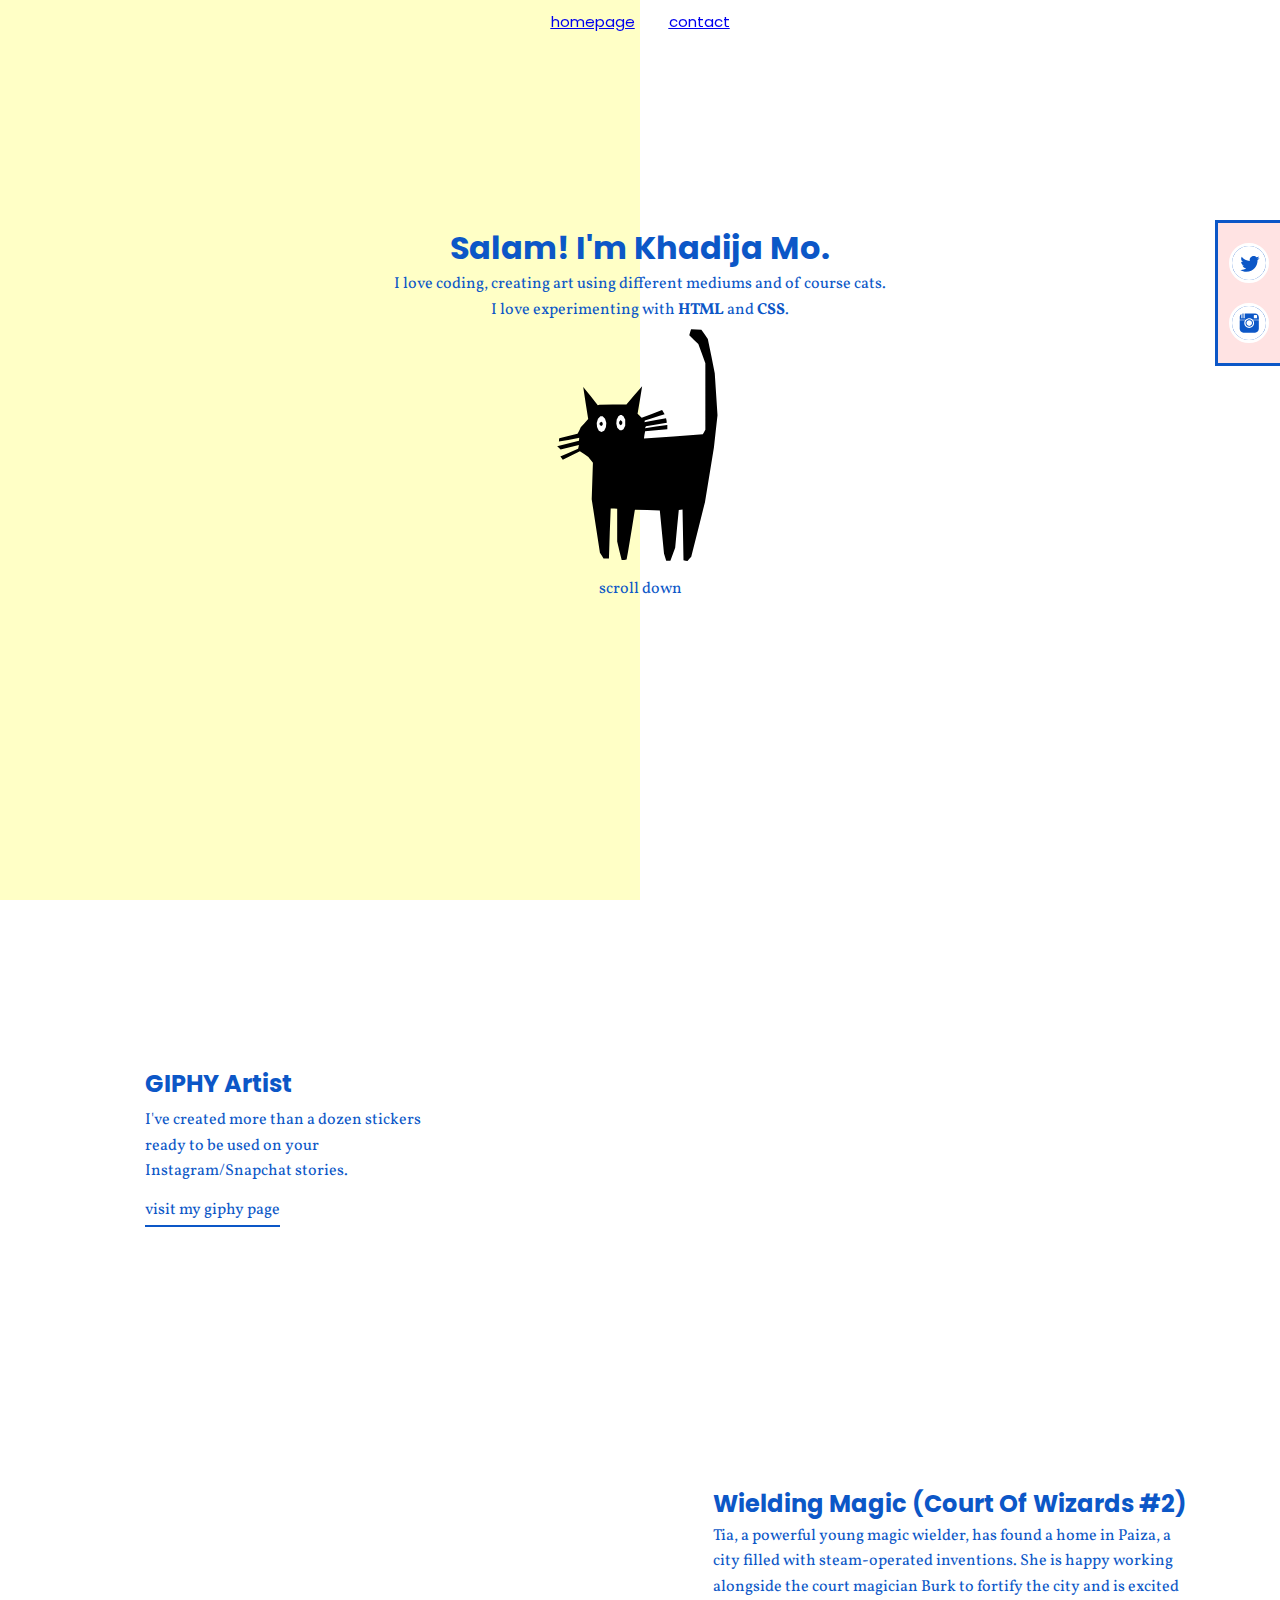
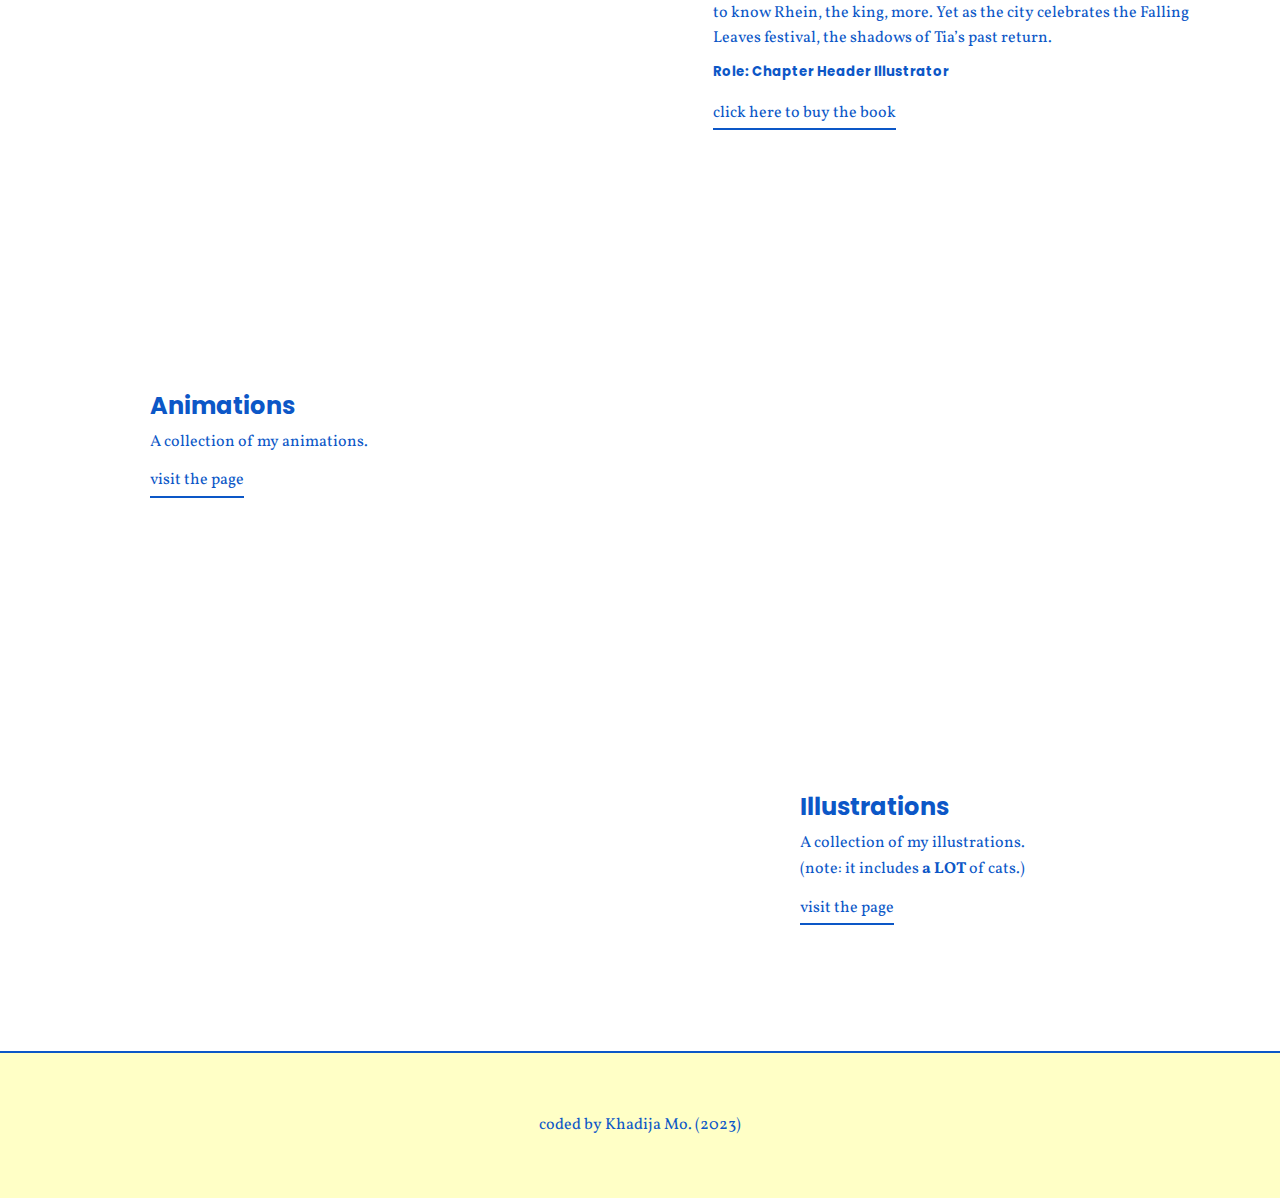
<file: index.html>
<!DOCTYPE html>
<html lang="en" dir="ltr">
  <head>
    <meta charset="utf-8">
    <title>Khadija Mo.</title>
    <link rel="stylesheet" href="styles.css">
    <link rel="stylesheet" href="bootstrap-grid.css">
    <link href="https://fonts.googleapis.com/css2?family=Poppins:wght@900&family=Vollkorn&display=swap" rel="stylesheet">


    <link rel="preconnect" href="https://fonts.googleapis.com">
<link rel="preconnect" href="https://fonts.gstatic.com" crossorigin>
<link href="https://fonts.googleapis.com/css2?family=Nanum+Gothic+Coding&display=swap" rel="stylesheet">

  </head>
  <body>

    <div class="writing-mode">
    <a href="http://twitter.com/khadijamostudio" target="_blank">
        <div class="social-icon"><img src="twitter.svg" /></div>
    </a>
    <a href="https://www.instagram.com/khadijamo.studio/" target="_blank">
        <div class="social-icon"><img src="instagram.svg" /></div>
    </a>
</div>

    <nav>
      <ul>
        <li><a href="index.html">homepage</a></li>
      <li><a href="contact.html">contact</a></li>
      </ul>
    </nav>

    <header id="start">

      <section class="intro">
        <h1>Salam! I'm Khadija Mo.</h1>
        <p>I love coding, creating art using different mediums and of course cats.</p>
        <p class="html-css">I love experimenting with <strong>HTML</strong> and <strong>CSS</strong>.</p>

        <svg class="cat"
                             xmlns:dc="http://purl.org/dc/elements/1.1/"
                             xmlns:cc="http://creativecommons.org/ns#"
                             xmlns:rdf="http://www.w3.org/1999/02/22-rdf-syntax-ns#"
                             xmlns:svg="http://www.w3.org/2000/svg"
                             xmlns="http://www.w3.org/2000/svg"
                             xmlns:sodipodi="http://sodipodi.sourceforge.net/DTD/sodipodi-0.dtd"
                             xmlns:inkscape="http://www.inkscape.org/namespaces/inkscape"
                             version="1.1"
                             id="Layer_1"
                             x="0px"
                             y="0px"
                             width="495"
                             height="638"
                             viewBox="0 0 495.0000000000003 637.999999999999"
                             enable-background="new 0 0 578 462"
                             xml:space="preserve"
                             inkscape:version="0.91 r13725"
                             sodipodi:docname="Cat-1.svg"><metadata
                             id="metadata8"><rdf:RDF><cc:Work
                            rdf:about=""><dc:format>image/svg+xml</dc:format><dc:type
                            rdf:resource="http://purl.org/dc/dcmitype/StillImage" /><dc:date>2016</dc:date><dc:creator><cc:Agent><dc:title>Lazur</dc:title></cc:Agent></dc:creator><dc:description>Original raster images of this series were uploaded by NicholasJudy456 to openclipart embedded in svg-s (416 in total).  This is one of the refixes upon request by the original author.</dc:description><dc:contributor><cc:Agent><dc:title /></cc:Agent></dc:contributor><dc:title></dc:title></cc:Work></rdf:RDF></metadata><defs
                               id="defs6" /><sodipodi:namedview
                               pagecolor="#ffffff"
                               bordercolor="#666666"
                               borderopacity="1"
                               objecttolerance="10"
                               gridtolerance="10"
                               guidetolerance="10"
                               inkscape:pageopacity="0"
                               inkscape:pageshadow="2"
                               inkscape:window-width="1366"
                               inkscape:window-height="705"
                               id="namedview4"
                               showgrid="false"
                               borderlayer="true"
                               inkscape:showpageshadow="false"
                               inkscape:zoom="0.8699059561128527"
                               inkscape:cx="247.5"
                               inkscape:cy="319"
                               inkscape:window-x="-8"
                               inkscape:window-y="-8"
                               inkscape:window-maximized="1"
                               inkscape:current-layer="Layer_1"
                               fit-margin-top="0"
                               fit-margin-left="0"
                               fit-margin-right="0"
                               fit-margin-bottom="0"
                               showguides="true"
                               inkscape:guide-bbox="true"
                               showborder="true" /><path
                               inkscape:connector-curvature="0"
                               id="path6132"
                               d="m 318.4535258062532,607 -5.3324965853781,0 -2.6208631112749,-8.75 -3.0426750823977,-10.25 -5.4057247953533,-55.3827399628582 -5.26783952804,-54.1415309995373 -31.927988841035,-0.9878345112937 -31.6440621372257,-0.7290434746147 -0.5898099100781,2.8705744741519 -6.6898594390269,42.370574474152 -10.0161279526962,60.3925175843012 -3.9160784237473,21.1518131025699 -6.0613583751467,0.9627907072201 -6.4976502198734,0.2672033442223 -5.9386416248533,-23.7643624787413 -5.5023497801266,-23.3280706340131 0,-41.7368649193761 0,-41.7368649193758 -8.0574961970577,-0.7132513630125 -8.4788272434084,-0.2919203166616 -2.4380906176967,62.8591704696083 -2.0211727565917,63.6878394232588 -0.00441318525,1.25 -6.928960366627,0 -6.928960366627,0 -4.590356707527,-7.3649258641348 -4.5903567075271,-7.3649258641343 -10.4993421139332,-68.3850741358657 -10.4993421139333,-68.3850741358651 1.553467877066,-46.3599725784507 1.5534678770659,-46.3599725784506 -2.4213089138407,-3.1400274215494 -5.7994534577286,-7.3748212875898 -3.3781445438879,-4.2347938660403 -10.8433276033759,-7.4655278210726 -10.84332760337598,-7.4655278210726 -21.82644996685403,10.9218574971836 -21.82644996685401,10.9218574971837 -3.07247837989825,-4.177921882768 -3.07247837989825,-4.1779218827679 1.25690071887812,-0.6953433847179 22.25690071887809,-9.3710265146412 21.66773339158489,-9.348270542585 1.34977507072297,-5.3307711137214 0.68204167913808,-4.6581837010602 -23.34977507072297,5.8682563705775 -23.34977507072293,5.8682563705777 -4.34249851843704,-4.3157290826913 -4.34249851843707,-4.3157290826913 27.84249851843707,-6.9474231545477 27.84249851843702,-6.9474231545478 0.31243528012395,-3.7316427182933 0.31243528012392,-3.7316427182934 -2.31243528012392,0.5535605242026 -25.73638491011567,5.027439322697 -23.7831653054481,4.1146631230223 0.28705312719461,-4.4007587413675 0.64626880265098,-4.0415430658954 23.13689650279711,-5.7235928683833 23.13689650279712,-5.7235928683834 1.15518932255817,-1.1183654269311 4.25245990078389,-8.4788553336258 3.09727057822572,-7.3604899066947 9.49828096048449,-10.2571121325585 9.4982809604845,-10.2571121325585 -6.5113603725425,-40.7884451161469 -6.1605220448291,-41.1392834438451 18.7606195112741,23.1885977408073 18.4097811835608,23.5394360685054 2,-0.712646569418 2,-0.7126465694181 34.5543689044314,-0.3779213137332 34.5543689044313,-0.3779213137334 19.8643593171628,-23.439921147319 20.1734642322222,-23.1308162322771 -5.6572957349332,35.2479384450632 -5.9664006499927,34.9388335300212 5.2506016231943,5.2511645446389 5.2506016231944,5.2511645446388 25.9476800115882,-9.9914504231994 25.9476800115882,-9.9914504231995 0.6573392576404,0.7402858785607 3.3368201584041,5.4075481688499 2.6794809007637,4.6672622902892 -12.7965342798475,4.0043805651305 -25.2965342798475,7.9072902554006 -12.5,3.9029096902701 -0.3244978245058,2.2131972462422 -0.3244978245057,2.2131972462421 2.3244978245057,-0.5302434162149 27.2463636094958,-5.0325506736134 25.2429377266927,-4.1812353156865 1.3329448395181,5.6566569238349 0.6688612528077,5.6785966271408 -26.6666096040083,4.333276270675 -26.5263442973206,4.2451323128287 -1.4192213223872,2.5905140519431 -0.8854546821797,2.6348404248053 27.8310203018874,-4.0564204803711 28.25,-4.3848404248053 0.75,-0.029225884401 0,5.5 0,5.5 -0.75,0.010679767461 -28.1349414513941,2.4682747847215 -27.7752968445316,2.8479504104101 -1.8230011610843,9.2404492694632 -1.1748098217273,9.107929822541 75.1254444493455,-5.2095592243805 75.0768112402859,-5.7165600004116 3.3324981631328,-5.8300216533091 3.1232954259731,-5.5808568235052 0,-84.9632354770346 0,-84.9632354770347 -8.9806859046567,-24.45590769946021 -8.9806859046569,-24.45590769946021 -11.5317286643673,-11 -11.5317286643672,-11 1.9358846451064,-7.34013674276309 2.4601915831992,-7.86444368082596 0.5243069380929,-0.52430693806286 12.9796374538884,0.7219453397289 12.9796374538885,0.72194533972891 7.8225855319362,11.08094261124165 8.6236441756749,12.39494376882579 9.2389540930684,44.51396574546605 8.4378954493297,43.19996458788212 3.5203164952009,53.5475899843891 3.5203164952009,53.5475899843894 -4.5752297052857,41 -4.5752297052858,41 -11.368377855457,69.5 -11.3683778554572,69.5 -16.6128409693268,66.4999999999998 -17.5592484925796,70 -0.9464075232527,3.5 -4.7564145349468,5.3284529927604 -4.7564145349469,5.3284529927603 -5.1330690246775,-0.6917722210276 -5.1330690246775,-0.6917722210271 -0.6227010247082,-33.1366807717333 -1.2384315520473,-64.9820044100951 -0.6157305273391,-31.8453236383628 -4.6284994232752,0.6888666946849 -4.9223288116355,0.9724863600557 -4.7519228776763,48.1564569436776 -4.4580934893162,47.8728372783071 -5.635614865361,15.5 -6.1050659265079,16.75 -0.4694510611468,1.25 z"
                               style="fill:#000000"
                               sodipodi:nodetypes="ccccccccccccccccccccccccccccccccccccccccccccccccccccccccccccccccccccccccccccccccccccccccccccccccccccccccccccccccccccccccccccccccccccccccccccccccccccccc" /><path
                               inkscape:connector-curvature="0"
                               id="path6134"
                               d="m 147.7996599268842,277.9599623693448 -3.9508525481854,-1.4801668444474 -2.6511926213011,-1.4401292137922 -2.2827664311486,-4.7155661968154 -2.2827664311487,-4.7155661968154 -0.42813631157,-5.1627610703763 -0.42813631157,-5.1627610703764 1.6199521339225,-5.5724395813407 1.6199521339225,-5.5724395813404 3.0690663070204,-3.0690663070203 3.0690663070203,-3.0690663070203 2.8461538461539,0 2.8461538461539,0 3.0690663070203,3.0690663070203 3.0690663070204,3.0690663070203 1.6296956869272,5.6059562262398 1.6296956869272,5.6059562262396 -0.5541801199216,5.3694886945847 -0.5541801199215,5.3694886945848 -2.1700706987266,4.4827678784751 -2.1700706987265,4.4827678784751 -2.8479281714922,1.4727208936801 z m 49.3459109107577,-3.9599623693448 -2.4094166755472,0 -3.257219151716,-3.4536584327275 -3.2572191517159,-3.4536584327274 -1.2386796615244,-5.1633961993861 -1.2386796615244,-5.1633961993862 0.5423990544909,-5.2553411541615 0.5423990544908,-5.2553411541615 2.0720342223553,-4.0615226059199 2.0720342223554,-4.0615226059199 2.2358946987522,-1.566081607805 2.2358946987522,-1.566081607805 2.0549875131892,0 2.0549875131892,0 2.2358946987522,1.566081607805 2.2358946987523,1.566081607805 2.2193027830176,4.183918392195 2.2193027830176,4.183918392195 0,8 0,8 -2.2193027830176,4.183918392195 -2.2193027830176,4.183918392195 -2.2358946987523,1.566081607805 -2.2358946987523,1.566081607805 z"
                               style="fill:#fefefe"
                               sodipodi:nodetypes="cccccccccccccccccccccccccccccccccccccccccccccccc" /><path
                               inkscape:connector-curvature="0"
                               id="path6130"
                               d="m 167.6849003388255,322.896647553054 -4.9641701565707,-1.1062615130292 -3.7792698177452,-1.002909066083 -1.5444664865405,-2.986668849352 -1.1007427357605,-3.4303926001317 5.7418663169154,1.6446089744674 5.2981425661356,2.0883327252474 2.7123857129711,-1.1235069486996 2.7123857129713,-1.1235069486997 1.7535925172832,-3.8887734954028 1.7535925172835,-3.8887734954028 -0.6551122695681,-4.0968470698086 -0.6551122695678,-4.0968470698086 -5.4924715956488,-8.1925510981754 -5.4924715956488,-8.1925510981753 9.0710387948391,-0.8591034941602 9.4697995739239,-0.4603427150753 -2.0717855586777,8.3591034941603 -2.4705463377629,7.9603427150752 1.2241268115273,4.8313709237018 1.2241268115271,4.8313709237018 2.8022894776569,1.995406111745 2.8022894776568,1.995406111745 2.8445050970722,-0.6247581219198 2.8445050970723,-0.6247581219198 1.3720776147866,-2.5637504745341 1.3720776147866,-2.5637504745341 2.4099116967592,-0.9162467940289 2.8522436870183,-0.4739148037694 -0.7641692616167,2.777978355036 -3.6000723030576,5.543902918568 -2.3935710511816,3.2082565537914 -3.6727910394571,1.0141064894264 -3.6727910394572,1.0141064894264 -3.2414350519474,-2.4723630432178 -4.0581569593754,-2.4621922319839 -2.4906837612815,3.9958411954262 -1.6739618538538,3.9856703841925 -2.6411378073208,1.0041588045737 z m -20.601341348142,-59.896647553054 -2.4285714285714,-1.8287406715841 -1.6549875621121,-1.828740671584 0,-2.0162717663039 0,-2.0162717663037 1.8287406715841,-1.6549875621122 2.4285714285714,-1.6549875621121 2.171259328416,1.5714285714287 1.5714285714285,1.5714285714284 0,2.357142857143 0,2.3571428571427 -1.5714285714285,1.5714285714288 z m 49.9164410093165,-2 -2.4432960313509,-2.2225062434054 -1.5567039686491,-2.2225062434055 0,-2.1667097942847 0,-2.1667097942849 2,-2.3607839623097 2,-2.3607839623098 2,2.3607839623098 2,2.3607839623097 0,2.1667097942849 0,2.1667097942847 -1.5567039686491,2.2225062434055 z"
                               style="fill:#000000"
                               sodipodi:nodetypes="cccccccccccccccccccccccccccccccccccccccccccccccccccccccccccccccccc" />
                  </svg>

        <p>scroll down</p>



      </section>


      <section class="left">
      </section>

      <section class="right">
      </section>

    </header>



    <header class="stickers row">
      <a href="https://giphy.com/khadijamostudio" target="_blank">

      <div class="col-left">
        <div class="caption-stickers">
        <h2>GIPHY Artist</h2>
        <p>I've created more than a dozen stickers ready to be used on your Instagram/Snapchat stories.</p>
        <p class="link">visit my giphy page</p>
      </div>
  </div>
      </a>

      <div class="img">

      </div>

    </header>


  <header class="wielding-magic row">

    <div class="img col">

    </div>

    <a href="https://evaonlineapp.com/en/wielding-magic" target="_blank">

      <div class="col-right">
        <div class="caption-wielding-magic">

          <h2 class="one-line">Wielding Magic (Court Of Wizards #2)</h2>

        <p>Tia, a powerful young magic wielder, has found a home in Paiza, a city filled with steam-operated inventions.
          She is happy working alongside the court magician Burk to fortify the city and is excited to know Rhein, the king, more.
          Yet as the city celebrates the Falling Leaves festival, the shadows of Tia’s past return.
        </p>

        <h5>Role: Chapter Header Illustrator </h5>


          <p class="link">click here to buy the book</p>
        </div>

      </div>

    </a>
  </header>

  <header class="animation row">
    <a href="animations.html" target="_blank">

    <div class="col-left col">
      <div class="caption-animation">
      <h2>Animations</h2>
      <p>A collection of my animations.</p>
      <p class="link">visit the page</p>
    </div>
</div>
    </a>

    <div class="img">

    </div>

  </header>


  <header class="artwork row">

    <div class="img col">

    </div>

    <a href="illustrations.html" target="_blank">

      <div class="col-right col">
        <div class="caption-art">

          <h2>Illustrations</h2>

        <p> A collection of my illustrations. <br>(note: it includes <strong>a LOT</strong> of cats.)</p>


          <p class="link">visit the page</p>
        </div>

      </div>

    </a>
  </header>



<footer>coded by Khadija Mo. (2023)</footer>

  </body>
</html>
</file>
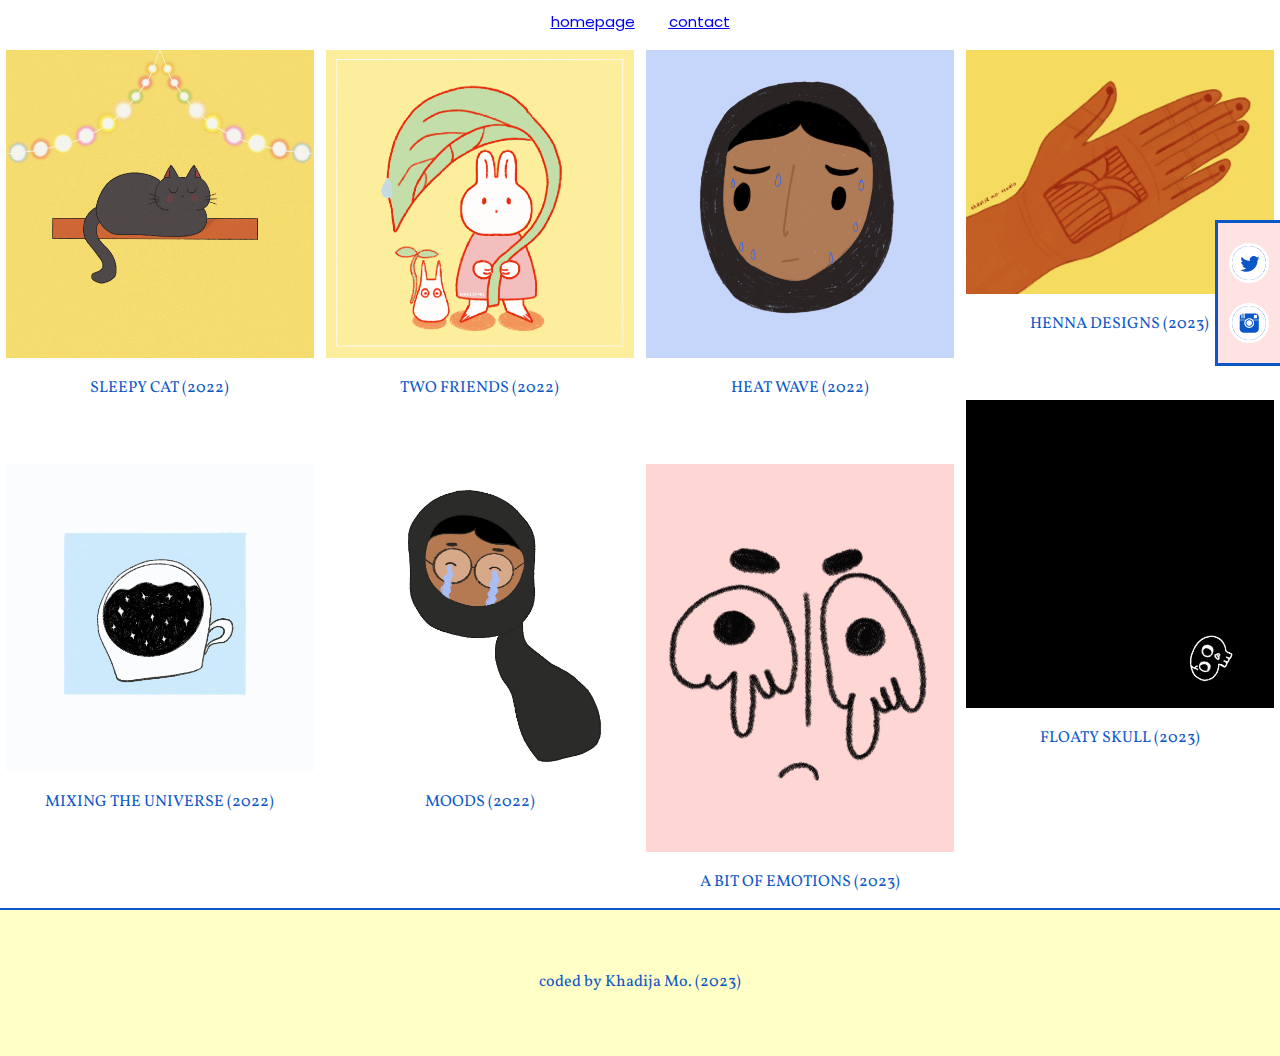
<file: animations.html>
<!DOCTYPE html>
<html>
<head>

  <meta charset="utf-8">
  <title>Animations | Khadija Mo.</title>
  <link rel="stylesheet" href="styles.css" >
  <link rel="stylesheet" href="bootstrap-grid.css" >
  <link href="https://fonts.googleapis.com/css2?family=Poppins:wght@900&family=Vollkorn&display=swap" rel="stylesheet">


  <link rel="preconnect" href="https://fonts.googleapis.com">
<link rel="preconnect" href="https://fonts.gstatic.com" crossorigin>
<link href="https://fonts.googleapis.com/css2?family=Nanum+Gothic+Coding&display=swap" rel="stylesheet">

<style>
/*div.gallery {
  border: 1px solid #ccc;
}*/

.desc {
font-family: 'Vollkorn', serif;
color:#0C57C7;
}

div.gallery {
padding-top: 50px;
}

div.gallery:hover {
  border:2px solid #0C57C7;
  background: #ffffc6;
  font-weight: bold;
}

div.gallery img {
  width: 100%;
  height: auto;

}

div.desc {
  padding: 15px;
  text-align: center;
}

* {
  box-sizing: border-box;
}

.responsive {
  padding: 0 6px;
  float: left;
  width: 24.99999%;
}

@media only screen and (max-width: 700px) {
  .responsive {
    width: 49.99999%;
    margin: 6px 0;
  }
}

@media only screen and (max-width: 500px) {
  .responsive {
    width: 100%;
  }
}

.clearfix:after {
  content: "";
  display: table;
  clear: both;
}



</style>
</head>
<body>

  <script>
    // Disable right-click on the entire page
    window.addEventListener('contextmenu', function (e) {
        e.preventDefault();
    });
</script>

  <div class="writing-mode">
  <a href="http://twitter.com/khadijamostudio" target="_blank">
      <div class="social-icon"><img src="twitter.svg" /></div>
  </a>
  <a href="https://www.instagram.com/khadijamo.studio/" target="_blank">
      <div class="social-icon"><img src="instagram.svg" /></div>
  </a>
</div>

    <nav>
      <ul>
        <li><a href="index.html">homepage</a></li>
      <li><a href="contact.html">contact</a></li>
      </ul>
    </nav>



<div class="responsive">
  <div class="gallery">
    <a target="" href="">
      <img src="cat.gif" alt="Cinque Terre" width="600" height="400">
    </a>
    <div class="desc">SLEEPY CAT (2022)</div>
  </div>


  <div class="gallery">
    <a target="" href="">
      <img src="mixing.gif" alt="Cinque Terre" width="600" height="400">
    </a>
    <div class="desc">MIXING THE UNIVERSE (2022)</div>
  </div>


</div>




<div class="responsive">
  <div class="gallery">
    <a target="" href="">
      <img src="two-friends.gif" alt="Forest" width="600" height="400">
    </a>
    <div class="desc">TWO FRIENDS (2022)</div>
  </div>

  <div class="gallery">
    <a target="" href="">
      <img src="moods.gif" alt="Cinque Terre" width="600" height="400">
    </a>
    <div class="desc">MOODS (2022)</div>
  </div>

</div>

<div class="responsive">
  <div class="gallery">
    <a target="" href="">
      <img src="heat-wave.gif" alt="Northern Lights" width="600" height="400">
    </a>
    <div class="desc">HEAT WAVE (2022)</div>
  </div>

  <div class="gallery">
    <a target="" href="">
      <img src="sad.gif" alt="Cinque Terre" width="600" height="400">
    </a>
    <div class="desc">A BIT OF EMOTIONS (2023)</div>
  </div>

</div>

<div class="responsive">
  <div class="gallery">
    <a target="" href="">
      <img src="henna.gif" alt="Mountains" width="600" height="400">
    </a>
    <div class="desc">HENNA DESIGNS (2023)</div>
  </div>

  <div class="gallery">
    <a target="" href="">
      <img src="skull.gif" alt="Cinque Terre" width="600" height="400">
    </a>
    <div class="desc">FLOATY SKULL (2023)</div>
  </div>

</div>

<div class="clearfix"></div>

<footer>coded by Khadija Mo. (2023)</footer>



</body>
</html>
</file>
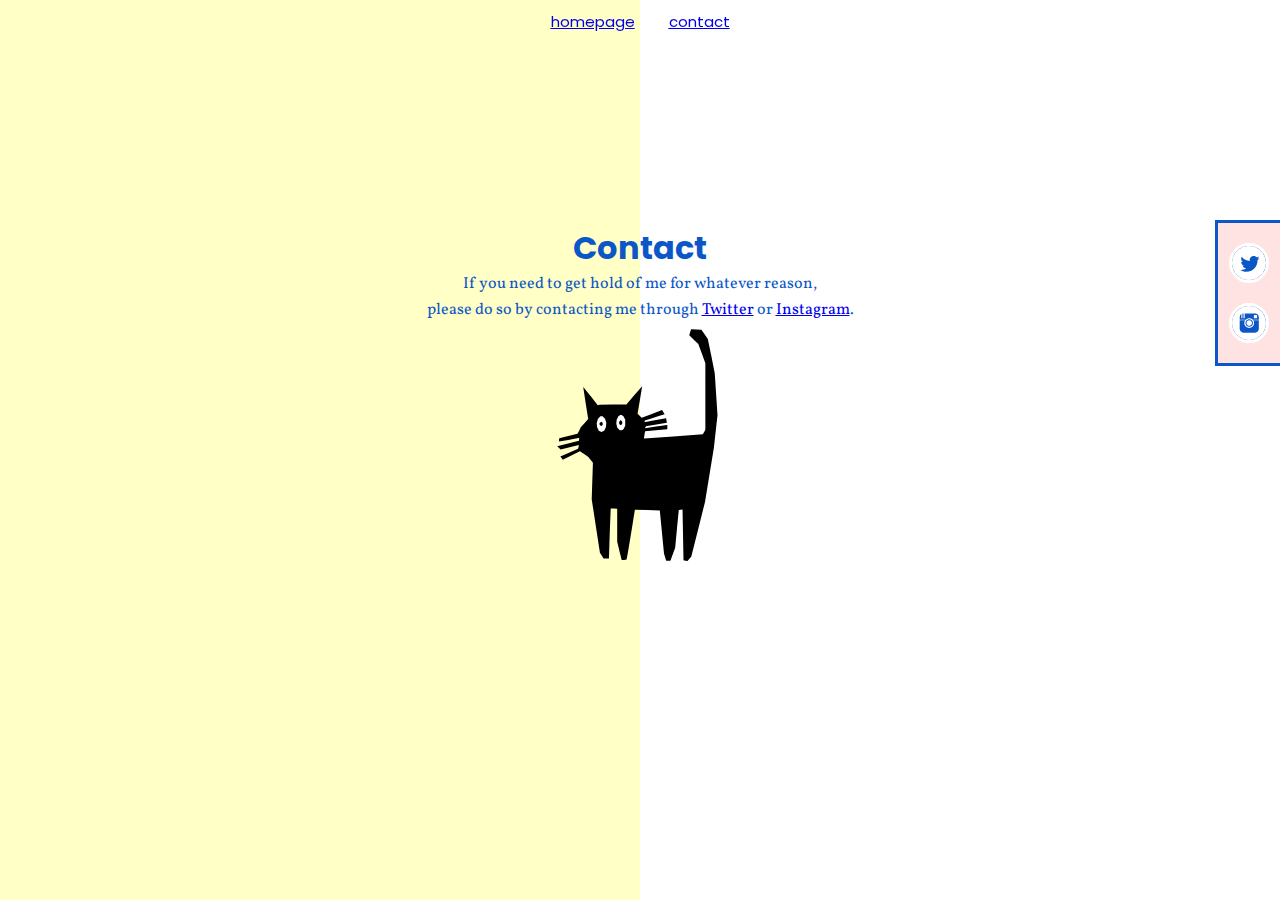
<file: contact.html>
<!DOCTYPE html>
<html lang="en" dir="ltr">
  <head>
    <meta charset="utf-8">
    <title>Contact | Khadija Mo.</title>
    <link rel="stylesheet" href="styles.css" >
    <link rel="stylesheet" href="bootstrap-grid.css" >
    <link href="https://fonts.googleapis.com/css2?family=Poppins:wght@900&family=Vollkorn&display=swap" rel="stylesheet">


    <link rel="preconnect" href="https://fonts.googleapis.com">
<link rel="preconnect" href="https://fonts.gstatic.com" crossorigin>
<link href="https://fonts.googleapis.com/css2?family=Nanum+Gothic+Coding&display=swap" rel="stylesheet">
  </head>
  <body>

    <div class="writing-mode">
    <a href="http://twitter.com/khadijamostudio" target="_blank">
        <div class="social-icon"><img src="twitter.svg" /></div>
    </a>
    <a href="https://www.instagram.com/khadijamo.studio/" target="_blank">
        <div class="social-icon"><img src="instagram.svg" /></div>
    </a>
</div>

    <nav>
      <ul>
        <li><a href="index.html">homepage</a></li>
      <li><a href="contact.html">contact</a></li>
      </ul>
    </nav>

    <header id="start">

      <section class="intro">
        <h1>Contact</h1>
        <p>If you need to get hold of me for whatever reason, <br> please do so by contacting me through <a href="http://twitter.com/khadijamostudio" target="_blank">Twitter</a> or <a href="https://www.instagram.com/khadijamo.studio/" target="_blank">Instagram</a>.</p>

        <svg class="cat"
                             xmlns:dc="http://purl.org/dc/elements/1.1/"
                             xmlns:cc="http://creativecommons.org/ns#"
                             xmlns:rdf="http://www.w3.org/1999/02/22-rdf-syntax-ns#"
                             xmlns:svg="http://www.w3.org/2000/svg"
                             xmlns="http://www.w3.org/2000/svg"
                             xmlns:sodipodi="http://sodipodi.sourceforge.net/DTD/sodipodi-0.dtd"
                             xmlns:inkscape="http://www.inkscape.org/namespaces/inkscape"
                             version="1.1"
                             id="Layer_1"
                             x="0px"
                             y="0px"
                             width="495"
                             height="638"
                             viewBox="0 0 495.0000000000003 637.999999999999"
                             enable-background="new 0 0 578 462"
                             xml:space="preserve"
                             inkscape:version="0.91 r13725"
                             sodipodi:docname="Cat-1.svg"><metadata
                             id="metadata8"><rdf:RDF><cc:Work
                            rdf:about=""><dc:format>image/svg+xml</dc:format><dc:type
                            rdf:resource="http://purl.org/dc/dcmitype/StillImage" /><dc:date>2016</dc:date><dc:creator><cc:Agent><dc:title>Lazur</dc:title></cc:Agent></dc:creator><dc:description>Original raster images of this series were uploaded by NicholasJudy456 to openclipart embedded in svg-s (416 in total).  This is one of the refixes upon request by the original author.</dc:description><dc:contributor><cc:Agent><dc:title /></cc:Agent></dc:contributor><dc:title></dc:title></cc:Work></rdf:RDF></metadata><defs
                               id="defs6" /><sodipodi:namedview
                               pagecolor="#ffffff"
                               bordercolor="#666666"
                               borderopacity="1"
                               objecttolerance="10"
                               gridtolerance="10"
                               guidetolerance="10"
                               inkscape:pageopacity="0"
                               inkscape:pageshadow="2"
                               inkscape:window-width="1366"
                               inkscape:window-height="705"
                               id="namedview4"
                               showgrid="false"
                               borderlayer="true"
                               inkscape:showpageshadow="false"
                               inkscape:zoom="0.8699059561128527"
                               inkscape:cx="247.5"
                               inkscape:cy="319"
                               inkscape:window-x="-8"
                               inkscape:window-y="-8"
                               inkscape:window-maximized="1"
                               inkscape:current-layer="Layer_1"
                               fit-margin-top="0"
                               fit-margin-left="0"
                               fit-margin-right="0"
                               fit-margin-bottom="0"
                               showguides="true"
                               inkscape:guide-bbox="true"
                               showborder="true" /><path
                               inkscape:connector-curvature="0"
                               id="path6132"
                               d="m 318.4535258062532,607 -5.3324965853781,0 -2.6208631112749,-8.75 -3.0426750823977,-10.25 -5.4057247953533,-55.3827399628582 -5.26783952804,-54.1415309995373 -31.927988841035,-0.9878345112937 -31.6440621372257,-0.7290434746147 -0.5898099100781,2.8705744741519 -6.6898594390269,42.370574474152 -10.0161279526962,60.3925175843012 -3.9160784237473,21.1518131025699 -6.0613583751467,0.9627907072201 -6.4976502198734,0.2672033442223 -5.9386416248533,-23.7643624787413 -5.5023497801266,-23.3280706340131 0,-41.7368649193761 0,-41.7368649193758 -8.0574961970577,-0.7132513630125 -8.4788272434084,-0.2919203166616 -2.4380906176967,62.8591704696083 -2.0211727565917,63.6878394232588 -0.00441318525,1.25 -6.928960366627,0 -6.928960366627,0 -4.590356707527,-7.3649258641348 -4.5903567075271,-7.3649258641343 -10.4993421139332,-68.3850741358657 -10.4993421139333,-68.3850741358651 1.553467877066,-46.3599725784507 1.5534678770659,-46.3599725784506 -2.4213089138407,-3.1400274215494 -5.7994534577286,-7.3748212875898 -3.3781445438879,-4.2347938660403 -10.8433276033759,-7.4655278210726 -10.84332760337598,-7.4655278210726 -21.82644996685403,10.9218574971836 -21.82644996685401,10.9218574971837 -3.07247837989825,-4.177921882768 -3.07247837989825,-4.1779218827679 1.25690071887812,-0.6953433847179 22.25690071887809,-9.3710265146412 21.66773339158489,-9.348270542585 1.34977507072297,-5.3307711137214 0.68204167913808,-4.6581837010602 -23.34977507072297,5.8682563705775 -23.34977507072293,5.8682563705777 -4.34249851843704,-4.3157290826913 -4.34249851843707,-4.3157290826913 27.84249851843707,-6.9474231545477 27.84249851843702,-6.9474231545478 0.31243528012395,-3.7316427182933 0.31243528012392,-3.7316427182934 -2.31243528012392,0.5535605242026 -25.73638491011567,5.027439322697 -23.7831653054481,4.1146631230223 0.28705312719461,-4.4007587413675 0.64626880265098,-4.0415430658954 23.13689650279711,-5.7235928683833 23.13689650279712,-5.7235928683834 1.15518932255817,-1.1183654269311 4.25245990078389,-8.4788553336258 3.09727057822572,-7.3604899066947 9.49828096048449,-10.2571121325585 9.4982809604845,-10.2571121325585 -6.5113603725425,-40.7884451161469 -6.1605220448291,-41.1392834438451 18.7606195112741,23.1885977408073 18.4097811835608,23.5394360685054 2,-0.712646569418 2,-0.7126465694181 34.5543689044314,-0.3779213137332 34.5543689044313,-0.3779213137334 19.8643593171628,-23.439921147319 20.1734642322222,-23.1308162322771 -5.6572957349332,35.2479384450632 -5.9664006499927,34.9388335300212 5.2506016231943,5.2511645446389 5.2506016231944,5.2511645446388 25.9476800115882,-9.9914504231994 25.9476800115882,-9.9914504231995 0.6573392576404,0.7402858785607 3.3368201584041,5.4075481688499 2.6794809007637,4.6672622902892 -12.7965342798475,4.0043805651305 -25.2965342798475,7.9072902554006 -12.5,3.9029096902701 -0.3244978245058,2.2131972462422 -0.3244978245057,2.2131972462421 2.3244978245057,-0.5302434162149 27.2463636094958,-5.0325506736134 25.2429377266927,-4.1812353156865 1.3329448395181,5.6566569238349 0.6688612528077,5.6785966271408 -26.6666096040083,4.333276270675 -26.5263442973206,4.2451323128287 -1.4192213223872,2.5905140519431 -0.8854546821797,2.6348404248053 27.8310203018874,-4.0564204803711 28.25,-4.3848404248053 0.75,-0.029225884401 0,5.5 0,5.5 -0.75,0.010679767461 -28.1349414513941,2.4682747847215 -27.7752968445316,2.8479504104101 -1.8230011610843,9.2404492694632 -1.1748098217273,9.107929822541 75.1254444493455,-5.2095592243805 75.0768112402859,-5.7165600004116 3.3324981631328,-5.8300216533091 3.1232954259731,-5.5808568235052 0,-84.9632354770346 0,-84.9632354770347 -8.9806859046567,-24.45590769946021 -8.9806859046569,-24.45590769946021 -11.5317286643673,-11 -11.5317286643672,-11 1.9358846451064,-7.34013674276309 2.4601915831992,-7.86444368082596 0.5243069380929,-0.52430693806286 12.9796374538884,0.7219453397289 12.9796374538885,0.72194533972891 7.8225855319362,11.08094261124165 8.6236441756749,12.39494376882579 9.2389540930684,44.51396574546605 8.4378954493297,43.19996458788212 3.5203164952009,53.5475899843891 3.5203164952009,53.5475899843894 -4.5752297052857,41 -4.5752297052858,41 -11.368377855457,69.5 -11.3683778554572,69.5 -16.6128409693268,66.4999999999998 -17.5592484925796,70 -0.9464075232527,3.5 -4.7564145349468,5.3284529927604 -4.7564145349469,5.3284529927603 -5.1330690246775,-0.6917722210276 -5.1330690246775,-0.6917722210271 -0.6227010247082,-33.1366807717333 -1.2384315520473,-64.9820044100951 -0.6157305273391,-31.8453236383628 -4.6284994232752,0.6888666946849 -4.9223288116355,0.9724863600557 -4.7519228776763,48.1564569436776 -4.4580934893162,47.8728372783071 -5.635614865361,15.5 -6.1050659265079,16.75 -0.4694510611468,1.25 z"
                               style="fill:#000000"
                               sodipodi:nodetypes="ccccccccccccccccccccccccccccccccccccccccccccccccccccccccccccccccccccccccccccccccccccccccccccccccccccccccccccccccccccccccccccccccccccccccccccccccccccccc" /><path
                               inkscape:connector-curvature="0"
                               id="path6134"
                               d="m 147.7996599268842,277.9599623693448 -3.9508525481854,-1.4801668444474 -2.6511926213011,-1.4401292137922 -2.2827664311486,-4.7155661968154 -2.2827664311487,-4.7155661968154 -0.42813631157,-5.1627610703763 -0.42813631157,-5.1627610703764 1.6199521339225,-5.5724395813407 1.6199521339225,-5.5724395813404 3.0690663070204,-3.0690663070203 3.0690663070203,-3.0690663070203 2.8461538461539,0 2.8461538461539,0 3.0690663070203,3.0690663070203 3.0690663070204,3.0690663070203 1.6296956869272,5.6059562262398 1.6296956869272,5.6059562262396 -0.5541801199216,5.3694886945847 -0.5541801199215,5.3694886945848 -2.1700706987266,4.4827678784751 -2.1700706987265,4.4827678784751 -2.8479281714922,1.4727208936801 z m 49.3459109107577,-3.9599623693448 -2.4094166755472,0 -3.257219151716,-3.4536584327275 -3.2572191517159,-3.4536584327274 -1.2386796615244,-5.1633961993861 -1.2386796615244,-5.1633961993862 0.5423990544909,-5.2553411541615 0.5423990544908,-5.2553411541615 2.0720342223553,-4.0615226059199 2.0720342223554,-4.0615226059199 2.2358946987522,-1.566081607805 2.2358946987522,-1.566081607805 2.0549875131892,0 2.0549875131892,0 2.2358946987522,1.566081607805 2.2358946987523,1.566081607805 2.2193027830176,4.183918392195 2.2193027830176,4.183918392195 0,8 0,8 -2.2193027830176,4.183918392195 -2.2193027830176,4.183918392195 -2.2358946987523,1.566081607805 -2.2358946987523,1.566081607805 z"
                               style="fill:#fefefe"
                               sodipodi:nodetypes="cccccccccccccccccccccccccccccccccccccccccccccccc" /><path
                               inkscape:connector-curvature="0"
                               id="path6130"
                               d="m 167.6849003388255,322.896647553054 -4.9641701565707,-1.1062615130292 -3.7792698177452,-1.002909066083 -1.5444664865405,-2.986668849352 -1.1007427357605,-3.4303926001317 5.7418663169154,1.6446089744674 5.2981425661356,2.0883327252474 2.7123857129711,-1.1235069486996 2.7123857129713,-1.1235069486997 1.7535925172832,-3.8887734954028 1.7535925172835,-3.8887734954028 -0.6551122695681,-4.0968470698086 -0.6551122695678,-4.0968470698086 -5.4924715956488,-8.1925510981754 -5.4924715956488,-8.1925510981753 9.0710387948391,-0.8591034941602 9.4697995739239,-0.4603427150753 -2.0717855586777,8.3591034941603 -2.4705463377629,7.9603427150752 1.2241268115273,4.8313709237018 1.2241268115271,4.8313709237018 2.8022894776569,1.995406111745 2.8022894776568,1.995406111745 2.8445050970722,-0.6247581219198 2.8445050970723,-0.6247581219198 1.3720776147866,-2.5637504745341 1.3720776147866,-2.5637504745341 2.4099116967592,-0.9162467940289 2.8522436870183,-0.4739148037694 -0.7641692616167,2.777978355036 -3.6000723030576,5.543902918568 -2.3935710511816,3.2082565537914 -3.6727910394571,1.0141064894264 -3.6727910394572,1.0141064894264 -3.2414350519474,-2.4723630432178 -4.0581569593754,-2.4621922319839 -2.4906837612815,3.9958411954262 -1.6739618538538,3.9856703841925 -2.6411378073208,1.0041588045737 z m -20.601341348142,-59.896647553054 -2.4285714285714,-1.8287406715841 -1.6549875621121,-1.828740671584 0,-2.0162717663039 0,-2.0162717663037 1.8287406715841,-1.6549875621122 2.4285714285714,-1.6549875621121 2.171259328416,1.5714285714287 1.5714285714285,1.5714285714284 0,2.357142857143 0,2.3571428571427 -1.5714285714285,1.5714285714288 z m 49.9164410093165,-2 -2.4432960313509,-2.2225062434054 -1.5567039686491,-2.2225062434055 0,-2.1667097942847 0,-2.1667097942849 2,-2.3607839623097 2,-2.3607839623098 2,2.3607839623098 2,2.3607839623097 0,2.1667097942849 0,2.1667097942847 -1.5567039686491,2.2225062434055 z"
                               style="fill:#000000"
                               sodipodi:nodetypes="cccccccccccccccccccccccccccccccccccccccccccccccccccccccccccccccccc" />
                  </svg>


      </section>


      <section class="left">
      </section>

      <section class="right">
      </section>

    </header>

  </body>
</html>
</file>
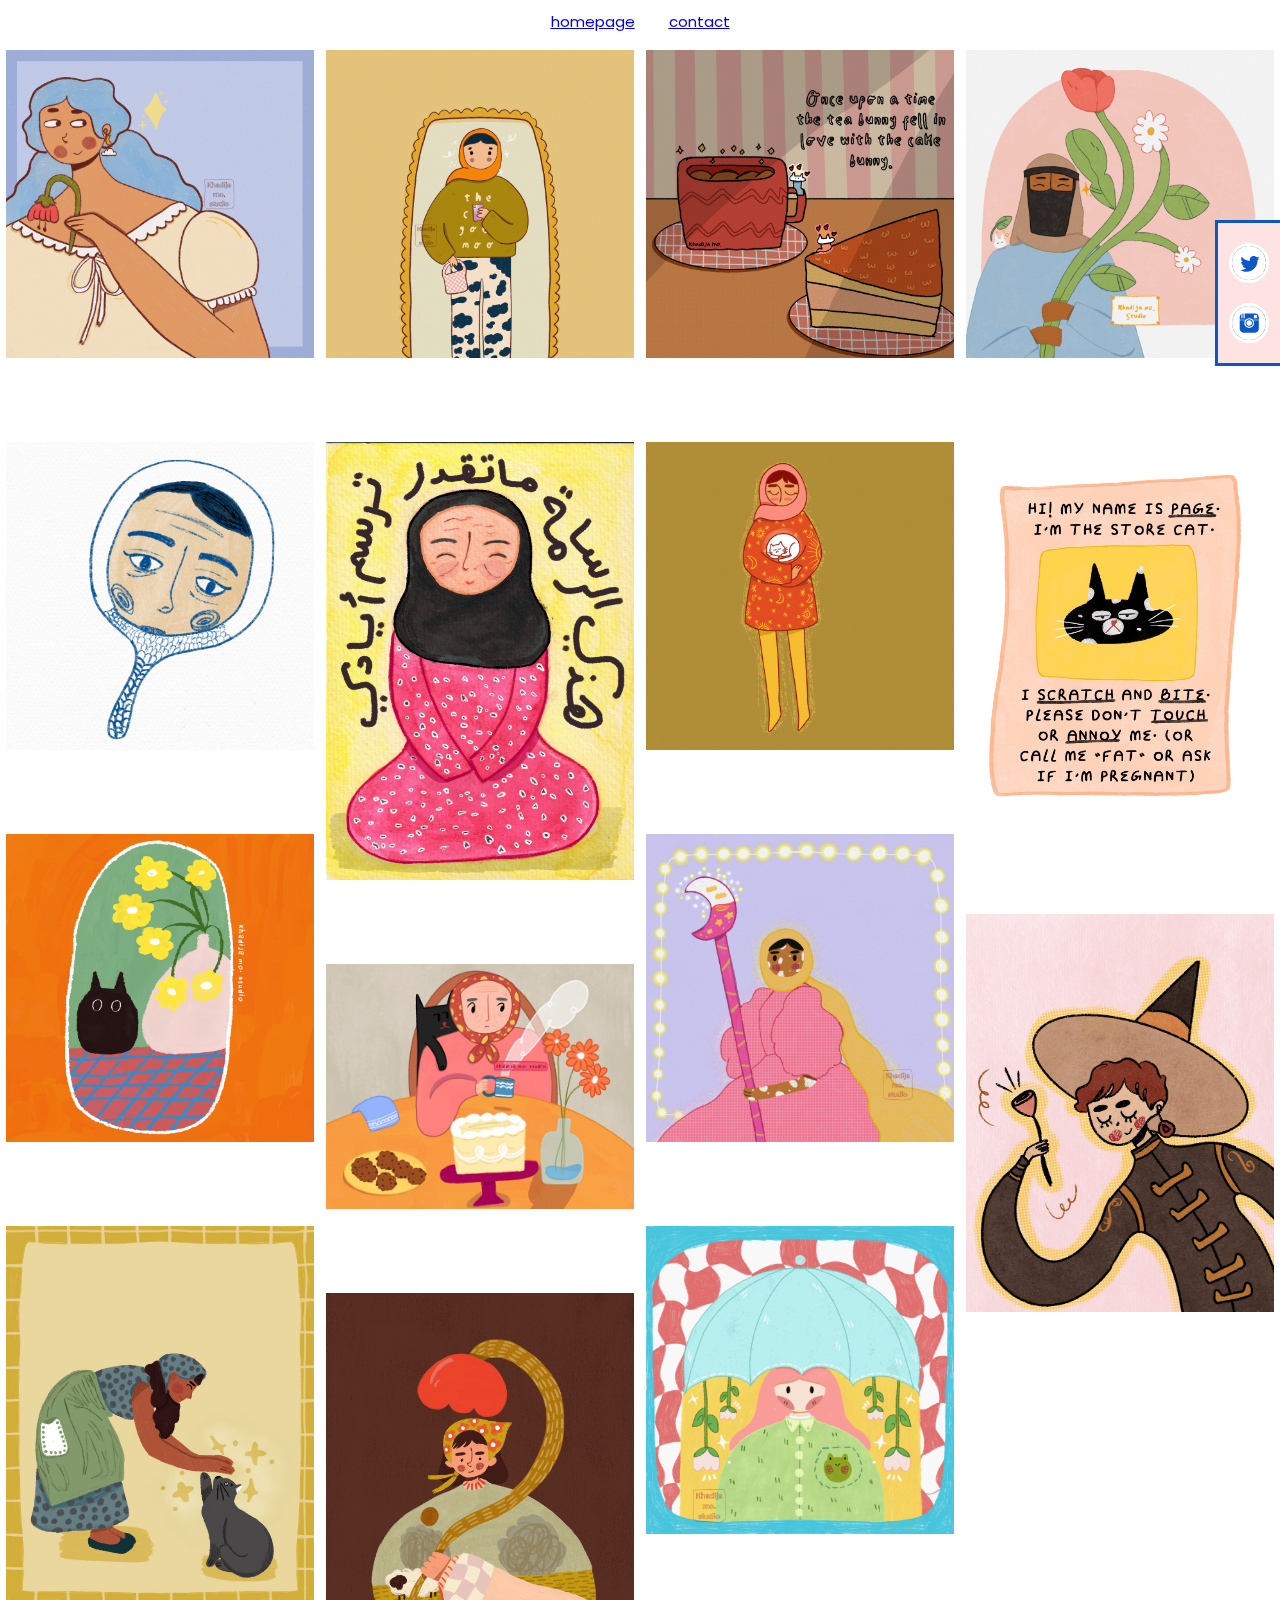
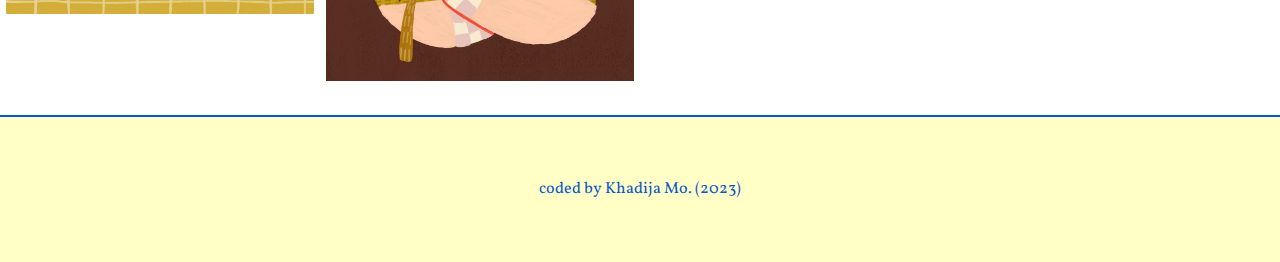
<file: illustrations.html>
<!DOCTYPE html>
<html>
<head>

  <meta charset="utf-8">
  <title>Illustrations | Khadija Mo.</title>
  <link rel="stylesheet" href="styles.css" >
  <link rel="stylesheet" href="bootstrap-grid.css" >
  <link href="https://fonts.googleapis.com/css2?family=Poppins:wght@900&family=Vollkorn&display=swap" rel="stylesheet">


  <link rel="preconnect" href="https://fonts.googleapis.com">
<link rel="preconnect" href="https://fonts.gstatic.com" crossorigin>
<link href="https://fonts.googleapis.com/css2?family=Nanum+Gothic+Coding&display=swap" rel="stylesheet">

<style>
/*div.gallery {
  border: 1px solid #ccc;
}*/

.desc {
font-family: 'Vollkorn', serif;
color:#0C57C7;
}

div.gallery {
padding-top: 50px;
}

div.gallery:hover {
  border:2px solid #0C57C7;
  background: #ffffc6;
  font-weight: bold;
}

div.gallery img {
  width: 100%;
  height: auto;

}

div.desc {
  padding: 15px;
  text-align: center;
}

* {
  box-sizing: border-box;
}

.responsive {
  padding: 0 6px;
  float: left;
  width: 24.99999%;
}

@media only screen and (max-width: 700px) {
  .responsive {
    width: 49.99999%;
    margin: 6px 0;
  }
}

@media only screen and (max-width: 500px) {
  .responsive {
    width: 100%;
  }
}

.clearfix:after {
  content: "";
  display: table;
  clear: both;
}



</style>
</head>
<body>


  <script>
    // Disable right-click on the entire page
    window.addEventListener('contextmenu', function (e) {
        e.preventDefault();
    });
</script>

  <div class="writing-mode">
  <a href="http://twitter.com/khadijamostudio" target="_blank">
      <div class="social-icon"><img src="twitter.svg" /></div>
  </a>
  <a href="https://www.instagram.com/khadijamo.studio/" target="_blank">
      <div class="social-icon"><img src="instagram.svg" /></div>
  </a>
</div>

    <nav>
      <ul>
        <li><a href="index.html">homepage</a></li>
      <li><a href="contact.html">contact</a></li>
      </ul>
    </nav>



<div class="responsive">
  <div class="gallery">
    <a target="" href="">
      <img src="1.jpg" alt="Cinque Terre" width="600" height="400">
    </a>
    <div class="desc"></div>
  </div>


  <div class="gallery">
    <a target="" href="">
      <img src="2.jpg" alt="Cinque Terre" width="600" height="400">
    </a>
    <div class="desc"></div>
  </div>

  <div class="gallery">
    <a target="" href="">
      <img src="9.jpg" alt="Cinque Terre" width="600" height="400">
    </a>
    <div class="desc"></div>
  </div>

  <div class="gallery">
    <a target="" href="">
      <img src="13.jpg" alt="Cinque Terre" width="600" height="400">
    </a>
    <div class="desc"></div>
  </div>

</div>


<div class="responsive">
  <div class="gallery">
    <a target="" href="">
      <img src="3.jpg" alt="Forest" width="600" height="400">
    </a>
    <div class="desc"></div>
  </div>

  <div class="gallery">
    <a target="" href="">
      <img src="4.jpg" alt="Cinque Terre" width="600" height="400">
    </a>
    <div class="desc"></div>
  </div>

  <div class="gallery">
    <a target="" href="">
      <img src="10.jpg" alt="Cinque Terre" width="600" height="400">
    </a>
    <div class="desc"></div>
  </div>

  <div class="gallery">
    <a target="" href="">
      <img src="14.jpg" alt="Cinque Terre" width="600" height="400">
    </a>
    <div class="desc"></div>
  </div>

</div>

<div class="responsive">
  <div class="gallery">
    <a target="" href="">
      <img src="5.jpg" alt="Northern Lights" width="600" height="400">
    </a>
    <div class="desc"></div>
  </div>

  <div class="gallery">
    <a target="" href="">
      <img src="6.jpg" alt="Cinque Terre" width="600" height="400">
    </a>
    <div class="desc"></div>
  </div>

  <div class="gallery">
    <a target="" href="">
      <img src="11.jpg" alt="Cinque Terre" width="600" height="400">
    </a>
    <div class="desc"></div>
  </div>

  <div class="gallery">
    <a target="" href="">
      <img src="15.jpg" alt="Cinque Terre" width="600" height="400">
    </a>
    <div class="desc"></div>
  </div>

</div>

<div class="responsive">
  <div class="gallery">
    <a target="" href="">
      <img src="7.jpg" alt="Mountains" width="600" height="400">
    </a>
    <div class="desc"></div>
  </div>

  <div class="gallery">
    <a target="" href="">
      <img src="8.jpg" alt="Cinque Terre" width="600" height="400">
    </a>
    <div class="desc"></div>
  </div>

  <div class="gallery">
    <a target="" href="">
      <img src="12.jpg" alt="Cinque Terre" width="600" height="400">
    </a>
    <div class="desc"></div>
  </div>

</div>

<div class="clearfix"></div>

<footer>coded by Khadija Mo. (2023)</footer>



</body>
</html>
</file>
<file: styles.css>
*{
  margin: 0%;
}

html {
height:100%;
}

::selection {
  background-color: #ffe3e3;
}

.cat {
  height: 250px;
  }

  #path6130 {
    animation-name: eyemove;
    animation-duration: 4s;
    animation-iteration-count: infinite;
  }

  @keyframes eyemove {

    20% {
      transform: translateX(5px);
    }

    30% {
      transform: translateX(-5px);
    }

  }

a:visited {
  color: #0C57C7;
}

  p, footer {
    line-height: 160%;
    font-family: 'Vollkorn', serif;
    color: #0C57C7;

}

ul {
  text-align: center;
  position: fixed;
  z-index: 1;
  left: 0;
  right: 0;
}

ul {
    -webkit-padding-start: 0px;
}
ul li{
font-family: 'Poppins', sans-serif;
font-size: 15px;
padding-top: 10px;
color: #0C57C7;
display: inline-block;
margin: 0 15px;
text-decoration: underline;

}



.intro {
  text-align: center;
  position: absolute;
  top: 14rem;
  left: 0;
  right: 0;
}

#start .left {
height: 100vh;
}

.left {
    background: #ffffc6;
    width: 50%;
}


h1, h2, h3, h4, h5{
font-family: 'Poppins', sans-serif;
color: #0C57C7;
}



.link {
  padding-bottom: 2px;
  border-bottom: 2px solid;
  display: inline-block;
}


.stickers {
    background-color: #fff;
    background-image: url(gifs.gif);
    background-size: 50%;
    background-repeat: repeat-y;
    background-position: right;
    background-attachment: fixed;
    padding: 150px;
}

.wielding-magic {
  background-color: #fff;
  background-image: url(magic.jpg);
  background-size: 50%;
  background-repeat: repeat-y;
  background-position: left;
  background-attachment: fixed;
  padding: 10px;
  line-height: 40px;
}

.one-line {
  white-space: nowrap;
}

.animation {
    background-color: #fff;
    background-image: url(animation.gif);
    background-size: 50%;
    background-repeat: repeat-y;
    background-position: right;
    background-attachment: fixed;
    padding: 150px;
    line-height: 40px;
}


.artwork {
  background-color: #fff;
  background-image: url(art.jpeg);
  background-size: 50%;
  background-repeat: repeat-y;
  background-position: left;
  background-attachment: fixed;
  padding: 40px;
}

.about-img {
      width: 200px;
      margin-left: 100px;
  }

.stickers:hover, .wielding-magic:hover, .animation:hover, .artwork:hover {
background-color: lightpink;
}



.col-left {
    float: left;
    width: 50%;
    padding: 10px;
/*    height: 30px; /* Should be removed. Only for demonstration */

}

.col-right {
    float: right;
    width: 50%;
    padding: 80px;
/*    height: 30px; /* Should be removed. Only for demonstration */

}


.caption-stickers, .caption-animation {
text-align: left;
line-height: 300%;
}

.caption-magic, .caption-art {
text-align: right;
line-height: 300%;
}

.info {
margin-left: 370px;
}


.writing-mode {
      position: fixed;
      background-color: #ffe3e3;
  /*    height: 210px; */
      width: 65px;
      right: 0;
      top: 220px;
      border-top: 3px solid #0C57C7;
      border-bottom: 3px solid #0C57C7;
      border-left: 3px solid #0C57C7;
      z-index: 3000;
}

.social-icon {
    height: 40px;
    margin: 0 auto;
    width: 40px;
    border: 3px solid #fff;
    border-radius: 30px;
    display: block;
    margin-bottom: 20px;
    margin-top: 20px;
    background: #0C57C7;
    text-align: center;
    line-height: 30px;
    vertical-align: middle;
}

.caption-art {
text-align: left;
padding-right: 200px;
}


footer {
  width: 100%;
  padding: 60px 0;
  margin-top: 0;
  text-align: center;
  border-top: 2px solid #0C57C7;
  background: #ffffc6;
}
</file>
